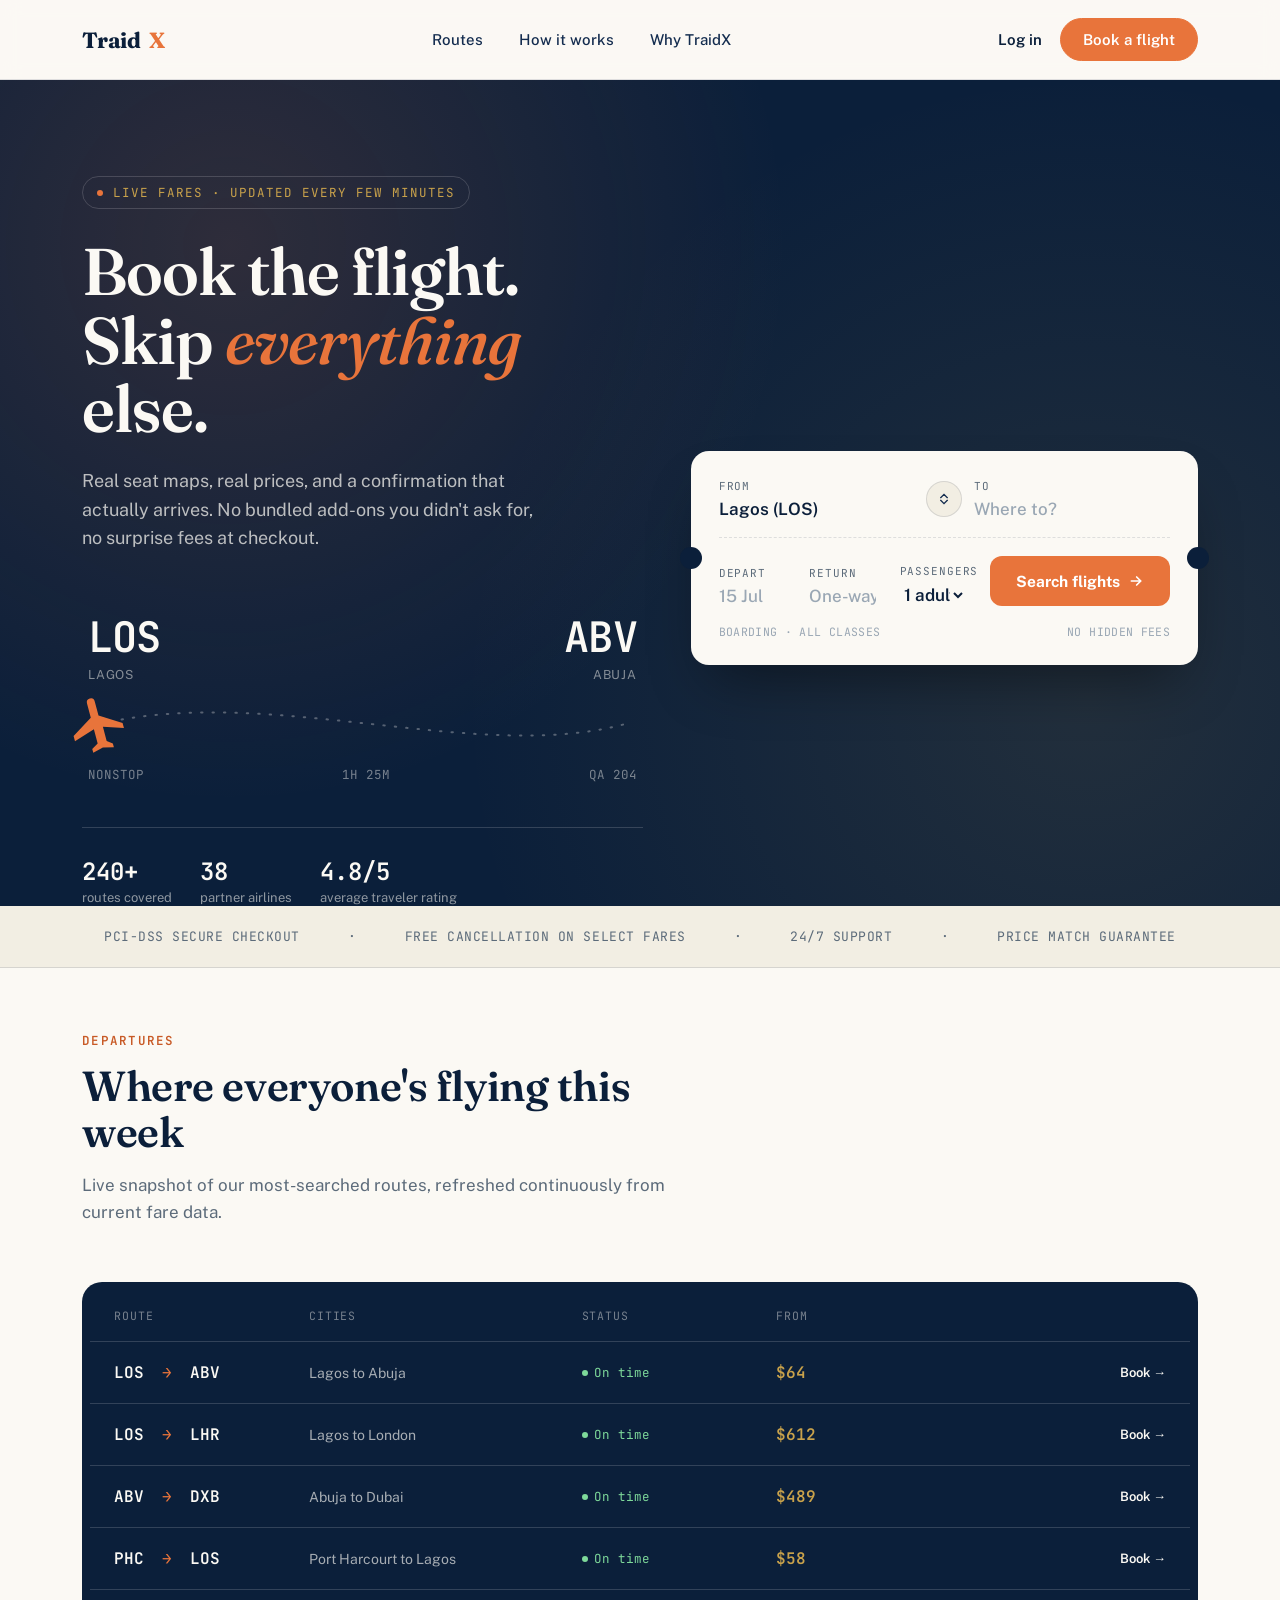
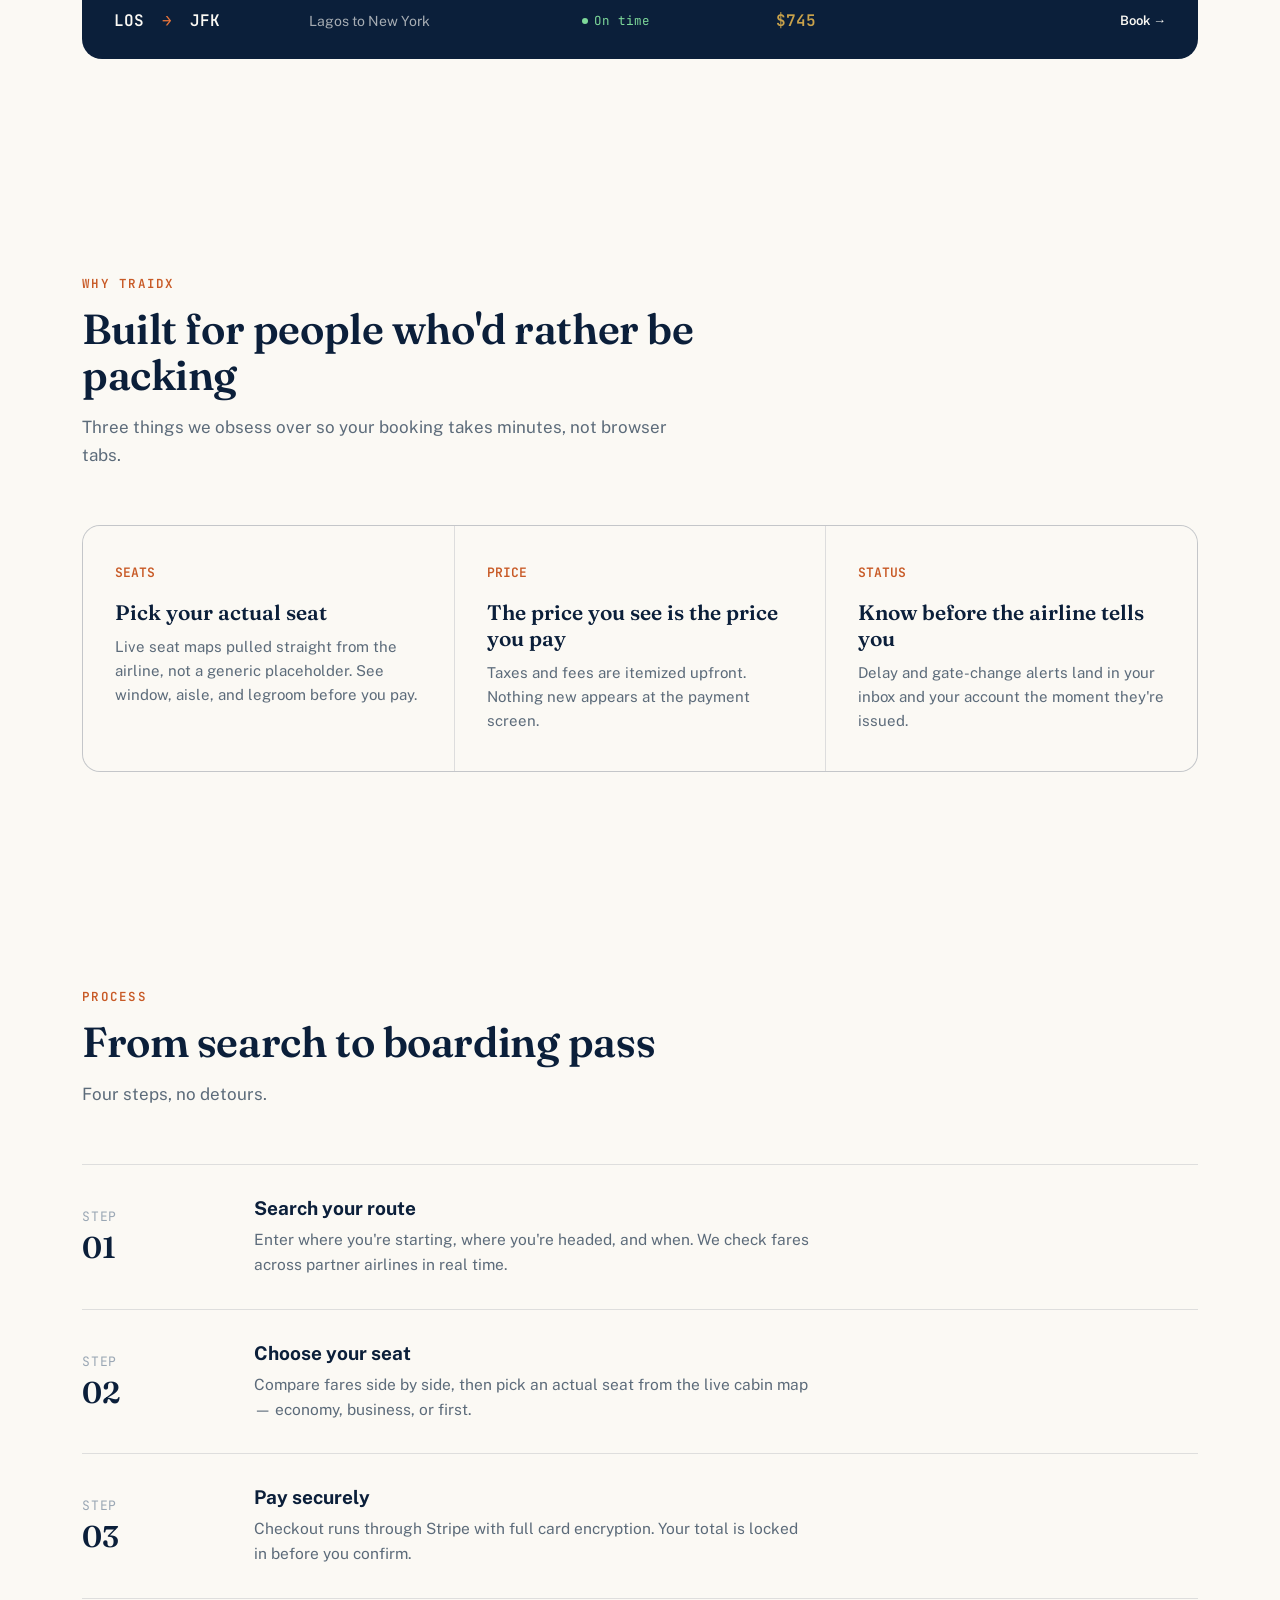
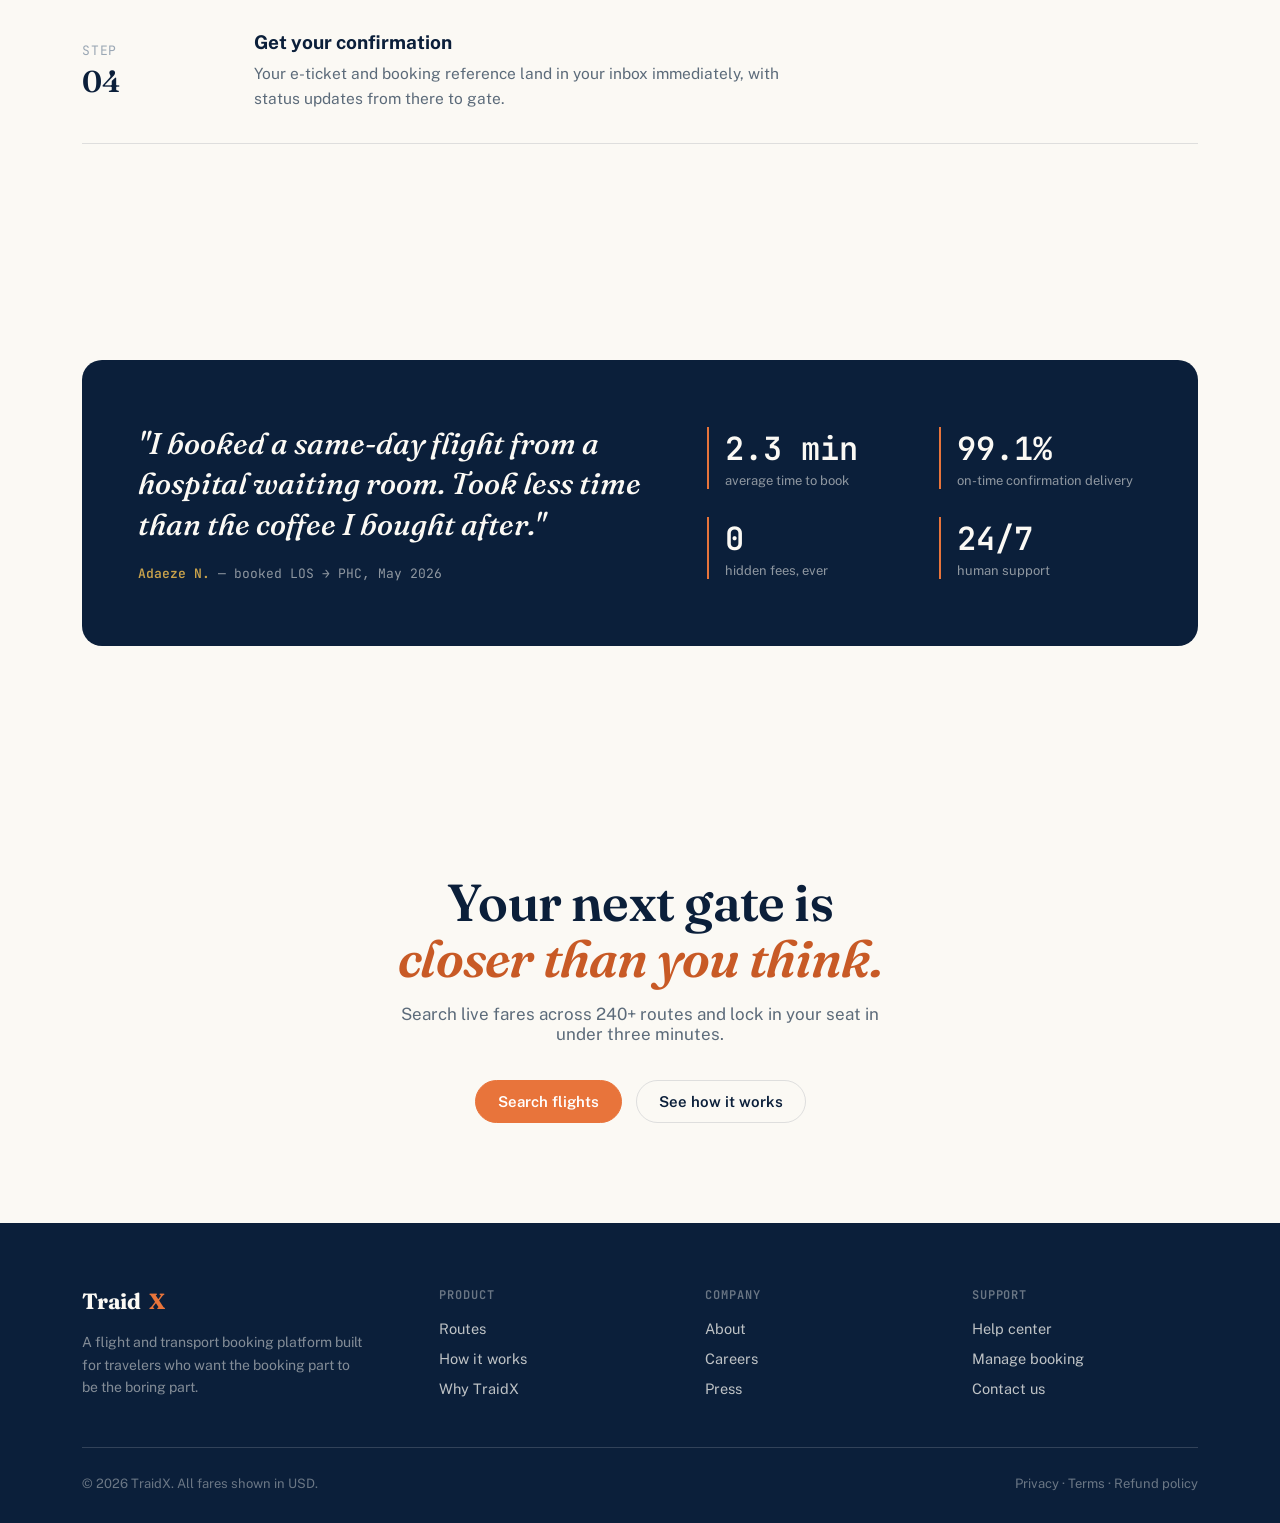
<file: public/index.html>
<!DOCTYPE html>
<html lang="en">
<head>
<meta charset="UTF-8">
<meta name="viewport" content="width=device-width, initial-scale=1.0">
<meta name="csrf-token"  content=" <?php echo  $_SESSION['csfr-token']; ?>">
<title>TraidX</title>

 <!-- Favicon -->
  <link rel="icon" type="image/png" sizes="180x180" href="images/logo.png">
  <link rel="icon" type="image/png" sizes="32x32" href="images/logo.png">
  <link rel="icon" type="image/png" sizes="64x64" href="images/logo.png">
  <link rel="shortcut icon" href="images/logo.png">
  <link rel="apple-touch-icon" href="images/logo.png">

<meta name="description" content="Search, compare, and book flights in minutes. Real seat maps, real prices, no surprise fees.">
<link rel="preconnect" href="https://fonts.googleapis.com">
<link rel="preconnect" href="https://fonts.gstatic.com" crossorigin>
<link href="https://fonts.googleapis.com/css2?family=Fraunces:ital,opsz,wght@0,9..144,400;0,9..144,500;0,9..144,600;0,9..144,700;1,9..144,500&family=Public+Sans:wght@400;500;600;700&family=JetBrains+Mono:wght@400;500;600&display=swap" rel="stylesheet">
<link rel="stylesheet" href="/public/assets/css/style.css">
</head>
<body>

<!-- ============ NAV ============ -->
<nav class="nav">
  <div class="nav-inner">
    <a href="public/index.html" class="logo">Traid<span class="dot">X</span></a>
    <ul class="nav-links">
      <li><a href="#routes">Routes</a></li>
      <li><a href="#how-it-works">How it works</a></li>
      <li><a href="#why">Why TraidX</a></li>
    </ul>
    <div class="nav-cta">
      <a href="login.html" class="btn-text">Log in</a>
      <a href="#search" class="btn btn-amber">Book a flight</a>
    </div>
  </div>
</nav>

<!-- ============ HERO ============ -->
<header class="hero" id="search">
  <div class="wrap hero-inner">
    <div class="hero-copy">
      <span class="eyebrow"><span class="blip"></span> Live fares · updated every few minutes</span>
      <h1>Book the flight.<br>Skip <em>everything</em> else.</h1>
      <p class="lede">Real seat maps, real prices, and a confirmation that actually arrives. No bundled add-ons you didn't ask for, no surprise fees at checkout.</p>

      <div class="route-art" aria-hidden="true">
        <div class="route-row">
          <div>
            <div class="airport-code">LOS</div>
            <div class="airport-name">Lagos</div>
          </div>
          <div style="text-align:right">
            <div class="airport-code">ABV</div>
            <div class="airport-name">Abuja</div>
          </div>
        </div>
        <div class="route-path">
          <svg viewBox="0 0 480 64" preserveAspectRatio="none">
            <path class="route-dash" d="M10,32 C160,-8 340,72 470,32"></path>
          </svg>
          <svg class="route-plane" width="22" height="22" viewBox="0 0 24 24" fill="none" style="position:absolute; top:0; left:0;">
            <path d="M21 16v-2l-8-5V3.5a1.5 1.5 0 0 0-3 0V9l-8 5v2l8-2.5V19l-2.5 1.5V22l4-1 4 1v-1.5L13.5 19v-5.5L21 16z" fill="#E8743B"/>
          </svg>
        </div>
        <div class="route-meta">
          <span>NONSTOP</span>
          <span>1H 25M</span>
          <span>QA 204</span>
        </div>
      </div>

      <div class="hero-proof">
        <div class="proof-item">
          <span class="proof-num">240+</span>
          <span class="proof-label">routes covered</span>
        </div>
        <div class="proof-item">
          <span class="proof-num">38</span>
          <span class="proof-label">partner airlines</span>
        </div>
        <div class="proof-item">
          <span class="proof-num">4.8/5</span>
          <span class="proof-label">average traveler rating</span>
        </div>
      </div>
    </div>

    <div class="hero-search">
      <form class="search-card" aria-label="Flight search">
        <div class="ticket-row">
          <div class="seg">
            <label for="from">From</label>
            <input id="from" type="text" placeholder="Lagos (LOS)" value="Lagos (LOS)">
          </div>
          <div class="swap-btn" role="button" tabindex="0" aria-label="Swap origin and destination">
            <svg viewBox="0 0 24 24" fill="none" stroke="currentColor" stroke-width="2" stroke-linecap="round"><path d="M7 10l5-5 5 5M7 14l5 5 5-5"/></svg>
          </div>
          <div class="seg">
            <label for="to">To</label>
            <input id="to" type="text" placeholder="Where to?">
          </div>
        </div>
        <div class="ticket-row2">
          <div class="seg">
            <label for="depart">Depart</label>
            <input id="depart" type="text" placeholder="15 Jul">
          </div>
          <div class="seg">
            <label for="return">Return</label>
            <input id="return" type="text" placeholder="One-way">
          </div>
          <div class="seg">
            <label for="pax">Passengers</label>
            <select id="pax">
              <option>1 adult</option>
              <option>2 adults</option>
              <option>3 adults</option>
              <option>Family (4+)</option>
            </select>
          </div>
          <button type="submit" class="search-btn">
            Search flights
            <svg width="16" height="16" viewBox="0 0 24 24" fill="none" stroke="currentColor" stroke-width="2.5" stroke-linecap="round"><path d="M5 12h14M13 6l6 6-6 6"/></svg>
          </button>
        </div>
        <div class="stub-note">
          <span>BOARDING · ALL CLASSES</span>
          <span>NO HIDDEN FEES</span>
        </div>
      </form>
    </div>
  </div>
</header>

<!-- ============ TRUST STRIP ============ -->
<div class="trust-strip">
  <div class="wrap trust-inner">
    <span>PCI-DSS SECURE CHECKOUT</span>
    <span>·</span>
    <span>FREE CANCELLATION ON SELECT FARES</span>
    <span>·</span>
    <span>24/7 SUPPORT</span>
    <span>·</span>
    <span>PRICE MATCH GUARANTEE</span>
  </div>
</div>

<!-- ============ POPULAR ROUTES (departure board) ============ -->
<section id="routes" style="padding-top:64px;">
  <div class="wrap">
    <div class="section-head">
      <span class="section-eyebrow">Departures</span>
      <h2>Where everyone's flying this week</h2>
      <p>Live snapshot of our most-searched routes, refreshed continuously from current fare data.</p>
    </div>

    <div class="board">
      <div class="board-head">
        <span>Route</span>
        <span>Cities</span>
        <span>Status</span>
        <span>From</span>
        <span></span>
      </div>

      <div class="board-row">
        <span class="board-route">LOS <span class="arrow">→</span> ABV</span>
        <span class="board-city">Lagos to Abuja</span>
        <span class="board-status"><span class="dot"></span>On time</span>
        <span class="board-price">$64</span>
        <a href="#search" class="board-cta">Book →</a>
      </div>
      <div class="board-row">
        <span class="board-route">LOS <span class="arrow">→</span> LHR</span>
        <span class="board-city">Lagos to London</span>
        <span class="board-status"><span class="dot"></span>On time</span>
        <span class="board-price">$612</span>
        <a href="#search" class="board-cta">Book →</a>
      </div>
      <div class="board-row">
        <span class="board-route">ABV <span class="arrow">→</span> DXB</span>
        <span class="board-city">Abuja to Dubai</span>
        <span class="board-status"><span class="dot"></span>On time</span>
        <span class="board-price">$489</span>
        <a href="#search" class="board-cta">Book →</a>
      </div>
      <div class="board-row">
        <span class="board-route">PHC <span class="arrow">→</span> LOS</span>
        <span class="board-city">Port Harcourt to Lagos</span>
        <span class="board-status"><span class="dot"></span>On time</span>
        <span class="board-price">$58</span>
        <a href="#search" class="board-cta">Book →</a>
      </div>
      <div class="board-row">
        <span class="board-route">LOS <span class="arrow">→</span> JFK</span>
        <span class="board-city">Lagos to New York</span>
        <span class="board-status"><span class="dot"></span>On time</span>
        <span class="board-price">$745</span>
        <a href="#search" class="board-cta">Book →</a>
      </div>
    </div>
  </div>
</section>

<!-- ============ FEATURES ============ -->
<section id="why">
  <div class="wrap">
    <div class="section-head">
      <span class="section-eyebrow">Why TraidX</span>
      <h2>Built for people who'd rather be packing</h2>
      <p>Three things we obsess over so your booking takes minutes, not browser tabs.</p>
    </div>

    <div class="features-grid">
      <div class="feature">
        <span class="feature-num">SEATS</span>
        <h3>Pick your actual seat</h3>
        <p>Live seat maps pulled straight from the airline, not a generic placeholder. See window, aisle, and legroom before you pay.</p>
      </div>
      <div class="feature">
        <span class="feature-num">PRICE</span>
        <h3>The price you see is the price you pay</h3>
        <p>Taxes and fees are itemized upfront. Nothing new appears at the payment screen.</p>
      </div>
      <div class="feature">
        <span class="feature-num">STATUS</span>
        <h3>Know before the airline tells you</h3>
        <p>Delay and gate-change alerts land in your inbox and your account the moment they're issued.</p>
      </div>
    </div>
  </div>
</section>

<!-- ============ HOW IT WORKS ============ -->
<section id="how-it-works">
  <div class="wrap">
    <div class="section-head">
      <span class="section-eyebrow">Process</span>
      <h2>From search to boarding pass</h2>
      <p>Four steps, no detours.</p>
    </div>

    <div class="how-wrap">
      <div class="how-step">
        <div class="how-stage">Step<strong>01</strong></div>
        <div class="how-content">
          <h3>Search your route</h3>
          <p>Enter where you're starting, where you're headed, and when. We check fares across partner airlines in real time.</p>
        </div>
      </div>
      <div class="how-step">
        <div class="how-stage">Step<strong>02</strong></div>
        <div class="how-content">
          <h3>Choose your seat</h3>
          <p>Compare fares side by side, then pick an actual seat from the live cabin map — economy, business, or first.</p>
        </div>
      </div>
      <div class="how-step">
        <div class="how-stage">Step<strong>03</strong></div>
        <div class="how-content">
          <h3>Pay securely</h3>
          <p>Checkout runs through Stripe with full card encryption. Your total is locked in before you confirm.</p>
        </div>
      </div>
      <div class="how-step">
        <div class="how-stage">Step<strong>04</strong></div>
        <div class="how-content">
          <h3>Get your confirmation</h3>
          <p>Your e-ticket and booking reference land in your inbox immediately, with status updates from there to gate.</p>
        </div>
      </div>
    </div>
  </div>
</section>

<!-- ============ STAT BAND ============ -->
<section>
  <div class="wrap">
    <div class="stat-band">
      <div>
        <blockquote>"I booked a same-day flight from a hospital waiting room. Took less time than the coffee I bought after."</blockquote>
        <div class="stat-author"><strong>Adaeze N.</strong> — booked LOS → PHC, May 2026</div>
      </div>
      <div class="stat-grid">
        <div class="stat">
          <span class="stat-value">2.3 min</span>
          <span class="stat-label">average time to book</span>
        </div>
        <div class="stat">
          <span class="stat-value">99.1%</span>
          <span class="stat-label">on-time confirmation delivery</span>
        </div>
        <div class="stat">
          <span class="stat-value">0</span>
          <span class="stat-label">hidden fees, ever</span>
        </div>
        <div class="stat">
          <span class="stat-value">24/7</span>
          <span class="stat-label">human support</span>
        </div>
      </div>
    </div>
  </div>
</section>

<!-- ============ FINAL CTA ============ -->
<section class="cta-section">
  <div class="wrap">
    <h2>Your next gate is<br><em>closer than you think.</em></h2>
    <p>Search live fares across 240+ routes and lock in your seat in under three minutes.</p>
    <div class="cta-buttons">
      <a href="#search" class="btn btn-amber">Search flights</a>
      <a href="#how-it-works" class="btn btn-ghost">See how it works</a>
    </div>
  </div>
</section>

<!-- ============ FOOTER ============ -->
<footer>
  <div class="wrap">
    <div class="footer-top">
      <div class="footer-brand">
        <a href="#" class="logo">Traid<span class="dot" style="color:var(--amber)">X</span></a>
        <p>A flight and transport booking platform built for travelers who want the booking part to be the boring part.</p>
      </div>
      <div class="footer-col">
        <h4>Product</h4>
        <ul>
          <li><a href="#routes">Routes</a></li>
          <li><a href="#how-it-works">How it works</a></li>
          <li><a href="#why">Why TraidX</a></li>
        </ul>
      </div>
      <div class="footer-col">
        <h4>Company</h4>
        <ul>
          <li><a href="#">About</a></li>
          <li><a href="#">Careers</a></li>
          <li><a href="#">Press</a></li>
        </ul>
      </div>
      <div class="footer-col">
        <h4>Support</h4>
        <ul>
          <li><a href="#">Help center</a></li>
          <li><a href="#">Manage booking</a></li>
          <li><a href="#">Contact us</a></li>
        </ul>
      </div>
    </div>
    <div class="footer-bottom">
      <span>© 2026 TraidX. All fares shown in USD.</span>
      <span>Privacy · Terms · Refund policy</span>
    </div>
  </div>
</footer>

<script src="/public/assets/js/script.js"></script>
</body>
</html>
</file>
<file: public/assets/css/style.css>
:root{
    --ink:#0B1F3A;
    --ink-soft:#142C4F;
    --paper:#FBF9F4;
    --paper-dim:#F2EEE3;
    --amber:#E8743B;
    --amber-dark:#C85A26;
    --gold:#C9A24B;
    --slate:#5C6B7A;
    --slate-light:#9AA7B4;
    --line:rgba(11,31,58,0.12);
    --line-on-ink:rgba(251,249,244,0.16);
    --display: 'Fraunces', serif;
    --body: 'Public Sans', sans-serif;
    --mono: 'JetBrains Mono', monospace;
    --radius: 14px;
  }

  *{box-sizing:border-box;}
  html{scroll-behavior:smooth;}
  body{
    margin:0;
    font-family:var(--body);
    color:var(--ink);
    background:var(--paper);
    -webkit-font-smoothing:antialiased;
  }
  img{max-width:100%;display:block;}
  a{color:inherit;}

  @media (prefers-reduced-motion: reduce){
    *{animation-duration:0.01ms !important; animation-iteration-count:1 !important; transition-duration:0.01ms !important;}
  }

  .wrap{max-width:1180px; margin:0 auto; padding:0 32px;}

  /* ============ NAV ============ */
  .nav{
    position:sticky; top:0; z-index:50;
    background:rgba(251,249,244,0.86);
    backdrop-filter:blur(10px);
    border-bottom:1px solid var(--line);
    transition:box-shadow 0.2s ease;
  }
  .nav--scrolled{
    box-shadow:0 4px 16px rgba(11,31,58,0.06);
  }
  .nav-inner{
    display:flex; align-items:center; justify-content:space-between;
    padding:18px 32px;
    max-width:1180px; margin:0 auto;
  }
  .logo{
    font-family:var(--display); font-weight:700; font-size:22px;
    letter-spacing:-0.01em;
    display:flex; align-items:center; gap:8px;
    text-decoration:none; color:var(--ink);
  }
  .logo .dot{color:var(--amber);}
  .nav-links{
    display:flex; gap:36px; list-style:none; margin:0; padding:0;
  }
  .nav-links a{
    text-decoration:none; font-size:15px; font-weight:500; color:var(--ink-soft);
    position:relative; padding-bottom:4px;
  }
  .nav-links a:hover{color:var(--ink);}
  .nav-cta{
    display:flex; align-items:center; gap:18px;
  }
  .btn-text{
    text-decoration:none; font-size:15px; font-weight:600; color:var(--ink);
  }
  .btn{
    display:inline-flex; align-items:center; justify-content:center; gap:8px;
    background:var(--ink); color:var(--paper);
    padding:12px 22px; border-radius:999px;
    font-size:15px; font-weight:600; text-decoration:none;
    border:1px solid var(--ink);
    cursor:pointer;
    transition:transform .15s ease, background .15s ease;
  }
  .btn:hover{background:var(--ink-soft); transform:translateY(-1px);}
  .btn-amber{background:var(--amber); border-color:var(--amber); color:#fff;}
  .btn-amber:hover{background:var(--amber-dark); border-color:var(--amber-dark);}
  .btn-ghost{
    background:transparent; color:var(--ink); border:1px solid var(--line);
  }
  .btn-ghost:hover{background:var(--paper-dim); transform:none;}
  .mobile-toggle{display:none;}

  /* ============ HERO ============ */
  .hero{
    position:relative;
    background:var(--ink);
    color:var(--paper);
    overflow:hidden;
    padding:96px 0 0;
  }
  .hero::before{
    content:"";
    position:absolute; inset:0;
    background-image:
      radial-gradient(circle at 18% 20%, rgba(232,116,59,0.16), transparent 45%),
      radial-gradient(circle at 85% 75%, rgba(201,162,75,0.12), transparent 50%);
    pointer-events:none;
  }
  .hero-inner{
    position:relative; z-index:2;
    display:grid;
    grid-template-columns:1.05fr 0.95fr;
    gap:48px;
    align-items:center;
  }
  .eyebrow{
    display:inline-flex; align-items:center; gap:10px;
    font-family:var(--mono); font-size:12.5px; letter-spacing:0.08em; text-transform:uppercase;
    color:var(--gold);
    border:1px solid var(--line-on-ink);
    padding:7px 14px; border-radius:999px;
    margin-bottom:28px;
  }
  .eyebrow .blip{
    width:6px; height:6px; border-radius:50%; background:var(--amber);
    animation:pulse 1.8s ease-in-out infinite;
  }
  @keyframes pulse{
    0%,100%{opacity:1; transform:scale(1);}
    50%{opacity:0.4; transform:scale(0.7);}
  }
  .hero h1{
    font-family:var(--display);
    font-weight:600;
    font-size:clamp(40px, 5.2vw, 66px);
    line-height:1.04;
    letter-spacing:-0.015em;
    margin:0 0 24px;
  }
  .hero h1 em{
    font-style:italic; font-weight:500; color:var(--amber);
  }
  .hero p.lede{
    font-size:18px; line-height:1.6; color:rgba(251,249,244,0.72);
    max-width:460px; margin:0 0 36px;
  }
  .hero-proof{
    display:flex; gap:28px; flex-wrap:wrap;
    margin-top:44px; padding-top:28px;
    border-top:1px solid var(--line-on-ink);
  }
  .proof-item{}
  .proof-num{
    font-family:var(--mono); font-size:24px; font-weight:600; color:var(--paper);
    display:block;
  }
  .proof-label{
    font-size:13px; color:rgba(251,249,244,0.55); margin-top:2px;
  }

  /* ---- Flight path signature element ---- */
  .route-art{
    position:relative;
    padding:20px 6px 0;
  }
  .route-row{
    display:flex; align-items:center; justify-content:space-between;
    margin-bottom:10px;
  }
  .airport-code{
    font-family:var(--mono); font-size:42px; font-weight:600; color:var(--paper); letter-spacing:-0.02em;
  }
  .airport-name{
    font-size:12.5px; color:rgba(251,249,244,0.5); margin-top:2px;
    text-transform:uppercase; letter-spacing:0.06em;
  }
  .route-path{
    position:relative;
    height:64px;
    margin:6px 0 18px;
  }
  .route-path svg{width:100%; height:100%; overflow:visible;}
  .route-dash{
    stroke:rgba(251,249,244,0.3);
    stroke-width:2;
    stroke-dasharray:1 9;
    stroke-linecap:round;
    fill:none;
  }
  .route-plane{
    transform-origin:center;
    offset-path:path("M10,32 C160,-8 340,72 470,32");
    animation:fly 3.4s ease-in-out infinite;
  }
  @keyframes fly{
    0%{ offset-distance:0%; opacity:0; }
    8%{ opacity:1; }
    92%{ opacity:1; }
    100%{ offset-distance:100%; opacity:0; }
  }
  .route-meta{
    display:flex; justify-content:space-between;
    font-family:var(--mono); font-size:12.5px; color:rgba(251,249,244,0.45);
    margin-top:-8px;
  }

  /* ---- Search ticket card ---- */
  .search-card{
    position:relative;
    background:var(--paper);
    color:var(--ink);
    border-radius:18px;
    padding:28px 28px 26px;
    box-shadow:0 30px 60px -20px rgba(0,0,0,0.45);
    margin-top:34px;
  }
  .search-card::before, .search-card::after{
    content:"";
    position:absolute; top:50%; transform:translateY(-50%);
    width:22px; height:22px; border-radius:50%;
    background:var(--ink);
  }
  .search-card::before{left:-11px;}
  .search-card::after{right:-11px;}
  .ticket-row{
    display:flex; align-items:center; gap:0;
    border-bottom:1px dashed var(--line);
    padding-bottom:18px; margin-bottom:18px;
  }
  .seg{
    flex:1; min-width:0;
  }
  .seg label{
    display:block; font-family:var(--mono); font-size:11px; letter-spacing:0.08em;
    text-transform:uppercase; color:var(--slate); margin-bottom:6px;
  }
  .seg input, .seg select{
    width:100%; border:none; background:transparent;
    font-family:var(--body); font-size:17px; font-weight:600; color:var(--ink);
    padding:0; outline:none;
  }
  .seg input::placeholder{color:var(--slate-light); font-weight:500;}
  .swap-btn{
    width:36px; height:36px; flex:0 0 36px;
    border-radius:50%; border:1px solid var(--line);
    background:var(--paper-dim);
    display:flex; align-items:center; justify-content:center;
    margin:0 12px;
    cursor:pointer;
    transition:transform .25s ease, background .15s ease;
  }
  .swap-btn:hover{background:#fff; transform:rotate(180deg);}
  .swap-btn svg{width:16px; height:16px; color:var(--ink-soft);}

  .ticket-row2{
    display:grid;
    grid-template-columns:1fr 1fr 1fr auto;
    gap:24px;
    align-items:end;
  }
  .search-btn{
    grid-column:auto;
    background:var(--amber);
    color:#fff;
    border:none;
    border-radius:12px;
    padding:16px 26px;
    font-size:15.5px; font-weight:700;
    font-family:var(--body);
    cursor:pointer;
    display:flex; align-items:center; gap:8px;
    transition:background .15s ease, transform .15s ease;
    white-space:nowrap;
  }
  .search-btn:hover{background:var(--amber-dark); transform:translateY(-1px);}

  .stub-note{
    display:flex; justify-content:space-between; align-items:center;
    margin-top:18px;
    font-family:var(--mono); font-size:11.5px; color:var(--slate-light);
    letter-spacing:0.03em;
  }
  .form-message{
    margin:14px 0 0; padding:10px 14px;
    background:var(--paper-dim); border-radius:10px;
    font-size:13.5px; line-height:1.5; color:var(--ink-soft);
    border:1px solid var(--line);
  }
  .form-message--error{
    background:#FBEAE5; border-color:rgba(200,90,38,0.3); color:var(--amber-dark);
  }

  /* ============ TRUST STRIP ============ */
  .trust-strip{
    background:var(--paper-dim);
    border-bottom:1px solid var(--line);
    padding:22px 0;
  }
  .trust-inner{
    display:flex; align-items:center; justify-content:center; gap:48px;
    flex-wrap:wrap;
    font-family:var(--mono); font-size:13px; letter-spacing:0.04em;
    color:var(--slate);
  }
  .trust-inner span{white-space:nowrap;}

  /* ============ SECTION SHARED ============ */
  section{padding:108px 0;}
  .section-head{
    max-width:620px; margin:0 0 56px;
  }
  .section-eyebrow{
    font-family:var(--mono); font-size:12.5px; letter-spacing:0.1em; text-transform:uppercase;
    color:var(--amber-dark); margin-bottom:14px; display:block; font-weight:600;
  }
  .section-head h2{
    font-family:var(--display); font-weight:600; font-size:clamp(30px, 3.4vw, 42px);
    line-height:1.1; letter-spacing:-0.01em; margin:0 0 16px;
  }
  .section-head p{
    font-size:17px; line-height:1.6; color:var(--slate); margin:0;
  }

  /* ============ DEPARTURE BOARD (popular routes) ============ */
  .board{
    background:var(--ink);
    border-radius:20px;
    padding:8px;
    overflow:hidden;
  }
  .board-head{
    display:grid;
    grid-template-columns:1fr 1.4fr 1fr 1fr 1fr;
    padding:18px 24px;
    font-family:var(--mono); font-size:11.5px; text-transform:uppercase; letter-spacing:0.08em;
    color:rgba(251,249,244,0.45);
  }
  .board-row{
    display:grid;
    grid-template-columns:1fr 1.4fr 1fr 1fr 1fr;
    align-items:center;
    padding:20px 24px;
    border-top:1px solid var(--line-on-ink);
    font-family:var(--mono);
    color:var(--paper);
    transition:background .15s ease;
  }
  .board-row:hover{background:rgba(251,249,244,0.04);}
  .board-route{font-size:16px; font-weight:600;}
  .board-route .arrow{color:var(--amber); margin:0 8px;}
  .board-city{font-size:14px; color:rgba(251,249,244,0.65); font-family:var(--body);}
  .board-status{
    display:inline-flex; align-items:center; gap:6px;
    font-size:12.5px; color:#7ED99A;
  }
  .board-status .dot{width:6px; height:6px; border-radius:50%; background:#7ED99A;}
  .board-price{font-size:16px; font-weight:600; color:var(--gold);}
  .board-cta{
    justify-self:end;
    font-family:var(--body); font-size:13px; font-weight:600;
    color:var(--paper); text-decoration:none;
    display:flex; align-items:center; gap:4px;
  }

  /* ============ FEATURES ============ */
  .features-grid{
    display:grid;
    grid-template-columns:repeat(3, 1fr);
    gap:1px;
    background:var(--line);
    border:1px solid var(--line);
    border-radius:18px;
    overflow:hidden;
  }
  .feature{
    background:var(--paper);
    padding:38px 32px;
  }
  .feature-num{
    font-family:var(--mono); font-size:13px; color:var(--amber-dark); font-weight:600;
    margin-bottom:18px; display:block;
  }
  .feature h3{
    font-family:var(--display); font-weight:600; font-size:21px; margin:0 0 10px;
  }
  .feature p{
    font-size:15px; line-height:1.6; color:var(--slate); margin:0;
  }

  /* ============ HOW IT WORKS (boarding pass strip) ============ */
  .how-wrap{
    display:flex; flex-direction:column; gap:0;
  }
  .how-step{
    display:grid;
    grid-template-columns:140px 1fr;
    gap:32px;
    padding:32px 0;
    border-top:1px solid var(--line);
    align-items:center;
  }
  .how-step:last-child{border-bottom:1px solid var(--line);}
  .how-stage{
    font-family:var(--mono); font-size:13px; color:var(--slate-light);
    text-transform:uppercase; letter-spacing:0.06em;
  }
  .how-stage strong{
    display:block; font-family:var(--display); font-size:30px; color:var(--ink); font-weight:600;
    letter-spacing:-0.01em; margin-top:4px;
  }
  .how-content h3{
    font-size:19px; margin:0 0 8px; font-weight:700;
  }
  .how-content p{
    font-size:15.5px; color:var(--slate); line-height:1.6; margin:0; max-width:560px;
  }

  /* ============ TESTIMONIAL / STAT BAND ============ */
  .stat-band{
    background:var(--ink);
    color:var(--paper);
    border-radius:20px;
    padding:64px 56px;
    display:grid;
    grid-template-columns:1.2fr 1fr;
    gap:48px;
    align-items:center;
  }
  .stat-band blockquote{
    font-family:var(--display); font-style:italic; font-weight:500;
    font-size:clamp(22px, 2.6vw, 30px);
    line-height:1.35; margin:0 0 20px; color:var(--paper);
  }
  .stat-author{
    font-family:var(--mono); font-size:13px; color:rgba(251,249,244,0.55);
  }
  .stat-author strong{color:var(--gold); font-weight:600;}
  .stat-grid{
    display:grid; grid-template-columns:1fr 1fr; gap:28px;
  }
  .stat{
    border-left:2px solid var(--amber); padding-left:16px;
  }
  .stat-value{
    font-family:var(--mono); font-size:32px; font-weight:600; display:block;
  }
  .stat-label{font-size:13px; color:rgba(251,249,244,0.55); margin-top:4px;}

  /* ============ FINAL CTA ============ */
  .cta-section{
    text-align:center;
    padding:120px 0 100px;
  }
  .cta-section h2{
    font-family:var(--display); font-weight:600; font-size:clamp(32px, 4.2vw, 52px);
    line-height:1.08; letter-spacing:-0.015em; margin:0 0 18px;
  }
  .cta-section h2 em{font-style:italic; color:var(--amber-dark);}
  .cta-section p{
    font-size:17px; color:var(--slate); max-width:480px; margin:0 auto 36px;
  }
  .cta-buttons{display:flex; gap:14px; justify-content:center; flex-wrap:wrap;}

  /* ============ FOOTER ============ */
  footer{
    background:var(--ink);
    color:rgba(251,249,244,0.6);
    padding:64px 0 32px;
  }
  .footer-top{
    display:grid;
    grid-template-columns:1.4fr repeat(3, 1fr);
    gap:40px;
    padding-bottom:48px;
    border-bottom:1px solid var(--line-on-ink);
  }
  .footer-brand .logo{color:var(--paper);}
  .footer-brand p{
    font-size:14px; line-height:1.6; max-width:280px; margin:16px 0 0;
    color:rgba(251,249,244,0.5);
  }
  .footer-col h4{
    font-family:var(--mono); font-size:12px; text-transform:uppercase; letter-spacing:0.08em;
    color:rgba(251,249,244,0.4); margin:0 0 16px; font-weight:600;
  }
  .footer-col ul{list-style:none; margin:0; padding:0; display:flex; flex-direction:column; gap:11px;}
  .footer-col a{font-size:14.5px; text-decoration:none; color:rgba(251,249,244,0.75);}
  .footer-col a:hover{color:var(--paper);}
  .footer-bottom{
    display:flex; justify-content:space-between; align-items:center;
    padding-top:28px; font-size:13px; color:rgba(251,249,244,0.4);
    flex-wrap:wrap; gap:12px;
  }

  /* focus visibility */
  a:focus-visible, button:focus-visible, input:focus-visible, select:focus-visible{
    outline:2px solid var(--amber);
    outline-offset:2px;
  }

  /* ============ RESPONSIVE ============ */
  @media (max-width:980px){
    .hero-inner{grid-template-columns:1fr; gap:56px;}
    .nav-links{display:none;}
    .features-grid{grid-template-columns:1fr;}
    .stat-band{grid-template-columns:1fr; padding:44px 28px;}
    .stat-grid{grid-template-columns:1fr 1fr;}
    .footer-top{grid-template-columns:1fr 1fr; gap:32px;}
  }
  @media (max-width:680px){
    .wrap{padding:0 20px;}
    .nav-inner{padding:16px 20px;}
    .hero{padding-top:48px;}
    .ticket-row2{grid-template-columns:1fr 1fr; gap:18px;}
    .search-btn{grid-column:1 / -1;}
    .board-head{display:none;}
    .board-row{grid-template-columns:1fr; gap:6px; padding:18px 20px;}
    .board-cta{justify-self:start;}
    .how-step{grid-template-columns:1fr; gap:10px;}
    .footer-top{grid-template-columns:1fr;}
    .trust-inner{gap:24px;}
  }



/* ==========================================================================
   Authentication - Core Glass Layout Engine
   ========================================================================== */
.role-auth {
  min-height: 100vh;
  width: 100%;
  display: flex;
  align-items: center;
  justify-content: center;
  padding: 40px 24px;
  box-sizing: border-box;
  background: linear-gradient(rgba(11, 31, 58, 0.45), rgba(11, 31, 58, 0.55)), 
              url('/public/images/bg-2.jpg') no-repeat center center fixed;
  background-size: cover;
  backdrop-filter: blur(18px);
  -webkit-backdrop-filter: blur(18px);
}


.auth-card {
  display: grid;
  grid-template-columns: 0.95fr 1.05fr;
  background: rgba(251, 249, 244, 0.4); 
  border: 1px solid rgba(251, 249, 244, 0.3);
  border-radius: 20px;
  overflow: hidden;
  box-shadow: 0 40px 80px -15px rgba(11, 31, 58, 0.45),
              inset 0 1px 0 rgba(255, 255, 255, 0.4);
  width: 100%;
  max-width: 780px;
  box-sizing: border-box;
  backdrop-filter: blur(10px);
  -webkit-backdrop-filter: blur(10px);
}

.auth-billboard {
  background: var(--ink);
  color: var(--paper);
  padding: 44px;
  display: flex;
  flex-direction: column;
  justify-content: space-between;
  box-sizing: border-box;
}

.auth-billboard h2 {
  font-family: var(--display);
  font-weight: 600;
  font-size: 30px;
  line-height: 1.15;
  letter-spacing: -0.015em;
  margin: 28px 0 0;
}

.auth-billboard h2 em {
  font-style: italic;
  font-weight: 500;
  color: var(--amber);
}

.auth-forms-wrapper {
  padding: 44px;
  background: rgba(251, 249, 244, 0.75);
  display: flex;
  flex-direction: column;
  justify-content: center;
  box-sizing: border-box;
}

.auth-form-block {
  width: 100%;
  display: flex;
  flex-direction: column;
}

.form-header h3 {
  font-family: var(--display);
  font-size: 26px;
  font-weight: 600;
  margin: 0 0 20px;
}

/* ==========================================================================
   Input Ticket Stack
   ========================================================================== */
.ticket-row-stacked {
  border: 1px solid rgba(11, 31, 58, 0.15);
  border-radius: var(--radius);
  background: rgba(251, 249, 244, 0.6);
  overflow: hidden;
  margin-bottom: 20px;
  backdrop-filter: blur(5px);
  -webkit-backdrop-filter: blur(5px);
}

.ticket-row-split {
  display: grid;
  grid-template-columns: 1fr 1fr;
  border-bottom: 1px solid rgba(11, 31, 58, 0.15);
}

.ticket-row-split .seg-input:first-child {
  border-right: 1px solid rgba(11, 31, 58, 0.15);
}

.seg-input {
  padding: 12px 16px;
  box-sizing: border-box;
  transition: background-color 0.2s ease;
}

.seg-input:focus-within {
  background: rgba(251, 249, 244, 0.9);
}

.seg-input:not(:last-child) {
  border-bottom: 1px solid rgba(11, 31, 58, 0.15);
}

.seg-input label {
  display: block;
  font-family: var(--mono);
  font-size: 10.5px;
  letter-spacing: 0.06em;
  text-transform: uppercase;
  color: var(--slate);
  margin-bottom: 4px;
}

.seg-input input {
  width: 100%;
  border: none;
  background: transparent;
  font-family: var(--body);
  font-size: 15px;
  font-weight: 600;
  color: var(--ink);
  padding: 0;
  outline: none;
}

.seg-input input::placeholder {
  color: var(--slate-light);
  font-weight: 400;
}


.form-options-row {
  display: flex;
  justify-content: space-between;
  align-items: center;
  margin-bottom: 22px;
  padding: 0 4px;
}

.check-container {
  display: inline-flex;
  align-items: center;
  position: relative;
  cursor: pointer;
  font-size: 13.5px;
  font-weight: 500;
  color: var(--slate);
  user-select: none;
  gap: 8px;
}

.check-container input {
  position: absolute;
  opacity: 0;
  cursor: pointer;
  height: 0;
  width: 0;
}

.checkmark {
  width: 16px;
  height: 16px;
  background-color: rgba(251, 249, 244, 0.9);
  border: 1px solid rgba(11, 31, 58, 0.2);
  border-radius: 4px;
  transition: all 0.15s ease;
  position: relative;
}

.check-container:hover input ~ .checkmark {
  border-color: var(--amber);
}

.check-container input:checked ~ .checkmark {
  background-color: var(--amber);
  border-color: var(--amber);
}

.checkmark::after {
  content: "";
  position: absolute;
  display: none;
  left: 5px;
  top: 2px;
  width: 4px;
  height: 8px;
  border: solid white;
  border-width: 0 2px 2px 0;
  transform: rotate(45deg);
}

.check-container input:checked ~ .checkmark::after {
  display: block;
}

.form-toggle-link {
  font-size: 13px;
  font-weight: 600;
  color: var(--amber-dark);
  text-decoration: none;
}

.form-toggle-link:hover {
  color: var(--amber);
  text-decoration: underline;
}



/* ==========================================================================
   Dashed Layout Divider & Google Button
   ========================================================================== */
.auth-divider {
  display: flex;
  align-items: center;
  text-align: center;
  margin: 20px 0;
  color: var(--slate);
  font-family: var(--mono);
  font-size: 10px;
  text-transform: uppercase;
  letter-spacing: 0.05em;
  width: 100%;
}

.auth-divider::before,
.auth-divider::after {
  content: '';
  flex: 1;
  border-bottom: 1px dashed rgba(11, 31, 58, 0.18);
}

.auth-divider:not(:empty)::before {
  margin-right: 1em;
}

.auth-divider:not(:empty)::after {
  margin-left: 1em;
}

.btn-google {
  background: rgba(251, 249, 244, 0.9);
  color: var(--ink);
  border: 1px solid rgba(11, 31, 58, 0.15);
  display: flex;
  align-items: center;
  justify-content: center;
  gap: 10px;
  text-decoration: none;
  font-family: var(--body);
  font-weight: 600;
  font-size: 14px;
  height: 46px;
  transition: all 0.15s ease;
}

.btn-google:hover {
  background: #ffffff;
  border-color: rgba(11, 31, 58, 0.3);
  transform: translateY(-1px);
  box-shadow: 0 4px 12px rgba(11, 31, 58, 0.05);
}

.google-icon {
  flex-shrink: 0;
}

/* Buttons Layout */
.btn-full {
  width: 100%;
  border-radius: var(--radius);
  box-sizing: border-box;
}

.auth-switch-prompt {
  margin-top: 24px;
  text-align: center;
  font-size: 13.5px;
  color: var(--slate);
}

.text-trigger {
  color: var(--amber-dark);
  font-weight: 600;
  text-decoration: underline;
}

.text-trigger:hover {
  color: var(--amber);
}

/* ==========================================================================
   Defensive Layout Controls for Compact Cards
   ========================================================================== */
.auth-card--compact {
  display: block !important; /* Disables the multi-column layout from sign-up */
  width: 100%;
  max-width: 460px;
  background: rgba(251, 249, 244, 0.78);
  box-shadow: 0 50px 100px -20px rgba(11, 31, 58, 0.5),
              inset 0 1px 0 rgba(255, 255, 255, 0.4);
  border-radius: 20px;
  overflow: hidden;
  transition: transform 0.6s cubic-bezier(0.16, 1, 0.3, 1), 
              opacity 0.6s cubic-bezier(0.16, 1, 0.3, 1);
}

.initial-zoom {
  transform: scale(0.92);
  opacity: 0;
}

/* Forces structural containment within the card bounds */
.slider-viewport {
  width: 100%;
  overflow: hidden !important; 
  position: relative;
  border-radius: 20px;
}

/* Forces elements into a horizontal row, cutting off Stage 2 until activated */
.slider-stage {
  display: flex !important;
  flex-direction: row !important;
  flex-wrap: nowrap !important;
  width: 200% !important; 
  transition: transform 0.65s cubic-bezier(0.76, 0, 0.24, 1);
  will-change: transform;
}

.slide-pane {
  width: 50% !important; 
  padding: 44px;
  box-sizing: border-box;
  flex-shrink: 0;
}

.slide-to-reset {
  transform: translateX(-50%) !important;
}

/* Token Inline Expand Transition */
.token-reveal-field {
  max-height: 0;
  padding-top: 0 !important;
  padding-bottom: 0 !important;
  opacity: 0;
  visibility: hidden;
  overflow: hidden;
  border-top: 0 solid rgba(11, 31, 58, 0.15);
  transition: max-height 0.4s cubic-bezier(0.16, 1, 0.3, 1),
              opacity 0.3s ease,
              padding 0.4s cubic-bezier(0.16, 1, 0.3, 1);
}

.token-reveal-field.is-revealed {
  max-height: 80px;
  padding-top: 12px !important;
  padding-bottom: 12px !important;
  opacity: 1;
  visibility: visible;
  border-top: 1px solid rgba(11, 31, 58, 0.15);
}

.form-subtitle {
  font-family: var(--body), 'Public Sans', sans-serif;
  font-size: 14px;
  line-height: 1.5;
  color: #5C6B73;
  margin-top: 6px;
  margin-bottom: 20px;
}

/* Mobile viewport */
@media (max-width: 768px) {
  .auth-card {
    grid-template-columns: 1fr;
  }
  .auth-billboard {
    padding: 32px;
  }
  .auth-forms-wrapper {
    padding: 32px;
  }
}
</file>
